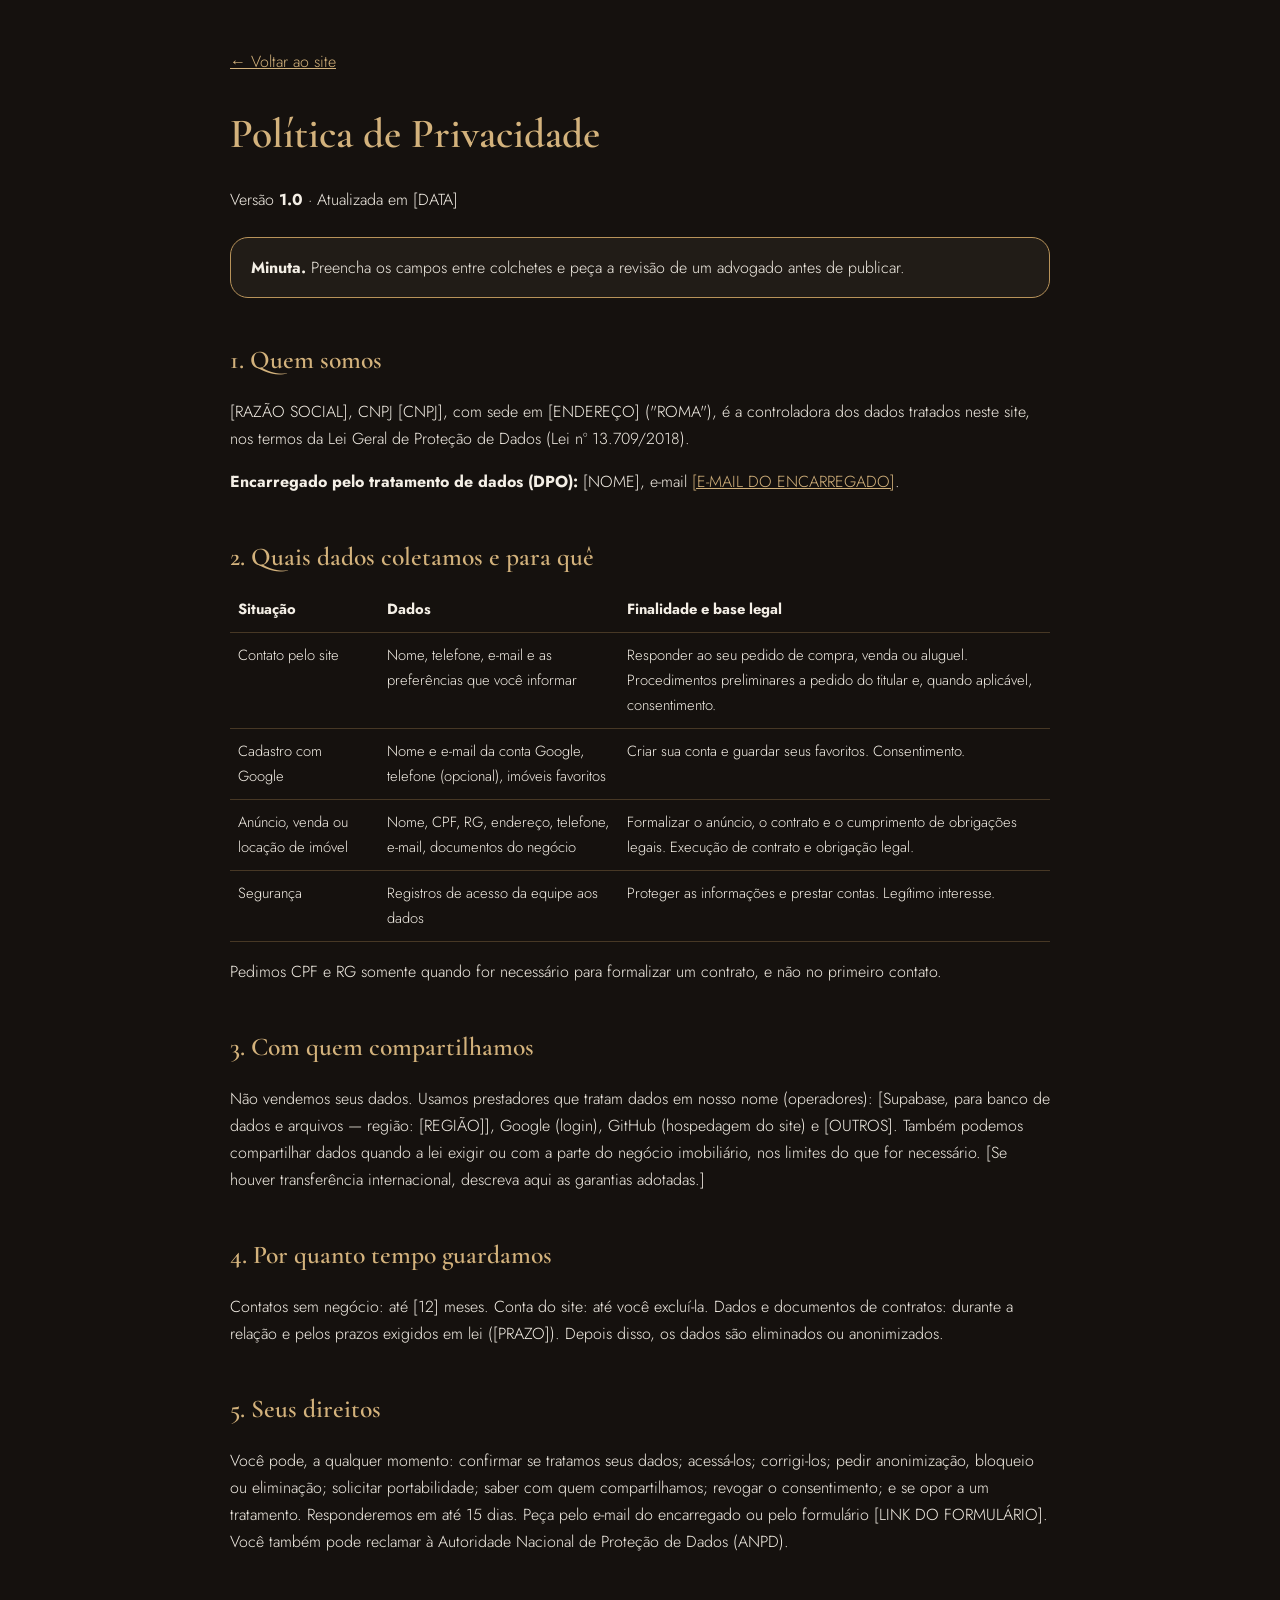
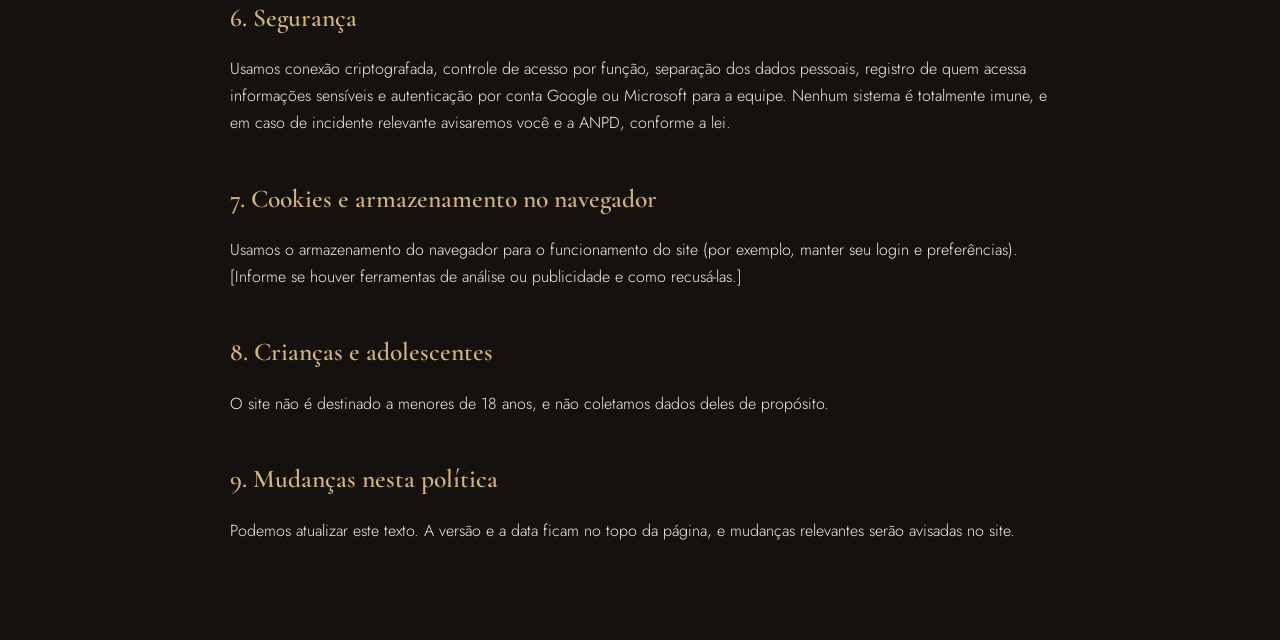
<file: docs/privacidade/politica-de-privacidade.html>
<!DOCTYPE html>
<html lang="pt-BR">
<head>
<meta charset="utf-8">
<meta name="viewport" content="width=device-width, initial-scale=1">
<title>Política de Privacidade | ROMA Negócios Imobiliários</title>
<link href="https://fonts.googleapis.com/css2?family=Cormorant+Garamond:wght@500;600&family=Jost:wght@300;400;500&display=swap" rel="stylesheet">
<style>
:root{--grafite:#15110e;--grafite2:#211c17;--marfim:#f4efe6;--ouro:#b8935a;--ouro-claro:#d3b27c}
body{margin:0;background:var(--grafite);color:var(--marfim);font:300 1rem/1.7 "Jost",Arial,sans-serif}
main{max-width:820px;margin:0 auto;padding:48px 24px 80px}
h1,h2{font-family:"Cormorant Garamond",Georgia,serif;font-weight:600;color:var(--ouro-claro)}
h1{font-size:2.6rem;margin:0 0 8px}h2{font-size:1.6rem;margin:40px 0 8px}
a{color:var(--ouro-claro)}
.aviso{background:var(--grafite2);border:1px solid var(--ouro);border-radius:18px;padding:16px 20px;margin:24px 0}
table{width:100%;border-collapse:collapse;font-size:.92rem}th,td{border-bottom:1px solid rgba(184,147,90,.3);padding:10px 8px;text-align:left;vertical-align:top}
.voltar{display:inline-block;margin-bottom:24px}
</style>
</head>
<body>
<main>
<a class="voltar" href="../../index.html">← Voltar ao site</a>
<h1>Política de Privacidade</h1>
<p>Versão <strong>1.0</strong> · Atualizada em [DATA]</p>
<div class="aviso"><strong>Minuta.</strong> Preencha os campos entre colchetes e peça a revisão de um advogado antes de publicar.</div>

<h2>1. Quem somos</h2>
<p>[RAZÃO SOCIAL], CNPJ [CNPJ], com sede em [ENDEREÇO] ("ROMA"), é a controladora dos dados tratados neste site, nos termos da Lei Geral de Proteção de Dados (Lei nº 13.709/2018).</p>
<p><strong>Encarregado pelo tratamento de dados (DPO):</strong> [NOME], e-mail <a href="mailto:[E-MAIL DO ENCARREGADO]">[E-MAIL DO ENCARREGADO]</a>.</p>

<h2>2. Quais dados coletamos e para quê</h2>
<table>
<tr><th>Situação</th><th>Dados</th><th>Finalidade e base legal</th></tr>
<tr><td>Contato pelo site</td><td>Nome, telefone, e-mail e as preferências que você informar</td><td>Responder ao seu pedido de compra, venda ou aluguel. Procedimentos preliminares a pedido do titular e, quando aplicável, consentimento.</td></tr>
<tr><td>Cadastro com Google</td><td>Nome e e-mail da conta Google, telefone (opcional), imóveis favoritos</td><td>Criar sua conta e guardar seus favoritos. Consentimento.</td></tr>
<tr><td>Anúncio, venda ou locação de imóvel</td><td>Nome, CPF, RG, endereço, telefone, e-mail, documentos do negócio</td><td>Formalizar o anúncio, o contrato e o cumprimento de obrigações legais. Execução de contrato e obrigação legal.</td></tr>
<tr><td>Segurança</td><td>Registros de acesso da equipe aos dados</td><td>Proteger as informações e prestar contas. Legítimo interesse.</td></tr>
</table>
<p>Pedimos CPF e RG somente quando for necessário para formalizar um contrato, e não no primeiro contato.</p>

<h2>3. Com quem compartilhamos</h2>
<p>Não vendemos seus dados. Usamos prestadores que tratam dados em nosso nome (operadores): [Supabase, para banco de dados e arquivos — região: [REGIÃO]], Google (login), GitHub (hospedagem do site) e [OUTROS]. Também podemos compartilhar dados quando a lei exigir ou com a parte do negócio imobiliário, nos limites do que for necessário. [Se houver transferência internacional, descreva aqui as garantias adotadas.]</p>

<h2>4. Por quanto tempo guardamos</h2>
<p>Contatos sem negócio: até [12] meses. Conta do site: até você excluí-la. Dados e documentos de contratos: durante a relação e pelos prazos exigidos em lei ([PRAZO]). Depois disso, os dados são eliminados ou anonimizados.</p>

<h2>5. Seus direitos</h2>
<p>Você pode, a qualquer momento: confirmar se tratamos seus dados; acessá-los; corrigi-los; pedir anonimização, bloqueio ou eliminação; solicitar portabilidade; saber com quem compartilhamos; revogar o consentimento; e se opor a um tratamento. Responderemos em até 15 dias. Peça pelo e-mail do encarregado ou pelo formulário [LINK DO FORMULÁRIO]. Você também pode reclamar à Autoridade Nacional de Proteção de Dados (ANPD).</p>

<h2>6. Segurança</h2>
<p>Usamos conexão criptografada, controle de acesso por função, separação dos dados pessoais, registro de quem acessa informações sensíveis e autenticação por conta Google ou Microsoft para a equipe. Nenhum sistema é totalmente imune, e em caso de incidente relevante avisaremos você e a ANPD, conforme a lei.</p>

<h2>7. Cookies e armazenamento no navegador</h2>
<p>Usamos o armazenamento do navegador para o funcionamento do site (por exemplo, manter seu login e preferências). [Informe se houver ferramentas de análise ou publicidade e como recusá-las.]</p>

<h2>8. Crianças e adolescentes</h2>
<p>O site não é destinado a menores de 18 anos, e não coletamos dados deles de propósito.</p>

<h2>9. Mudanças nesta política</h2>
<p>Podemos atualizar este texto. A versão e a data ficam no topo da página, e mudanças relevantes serão avisadas no site.</p>
</main>
</body>
</html>
</file>
